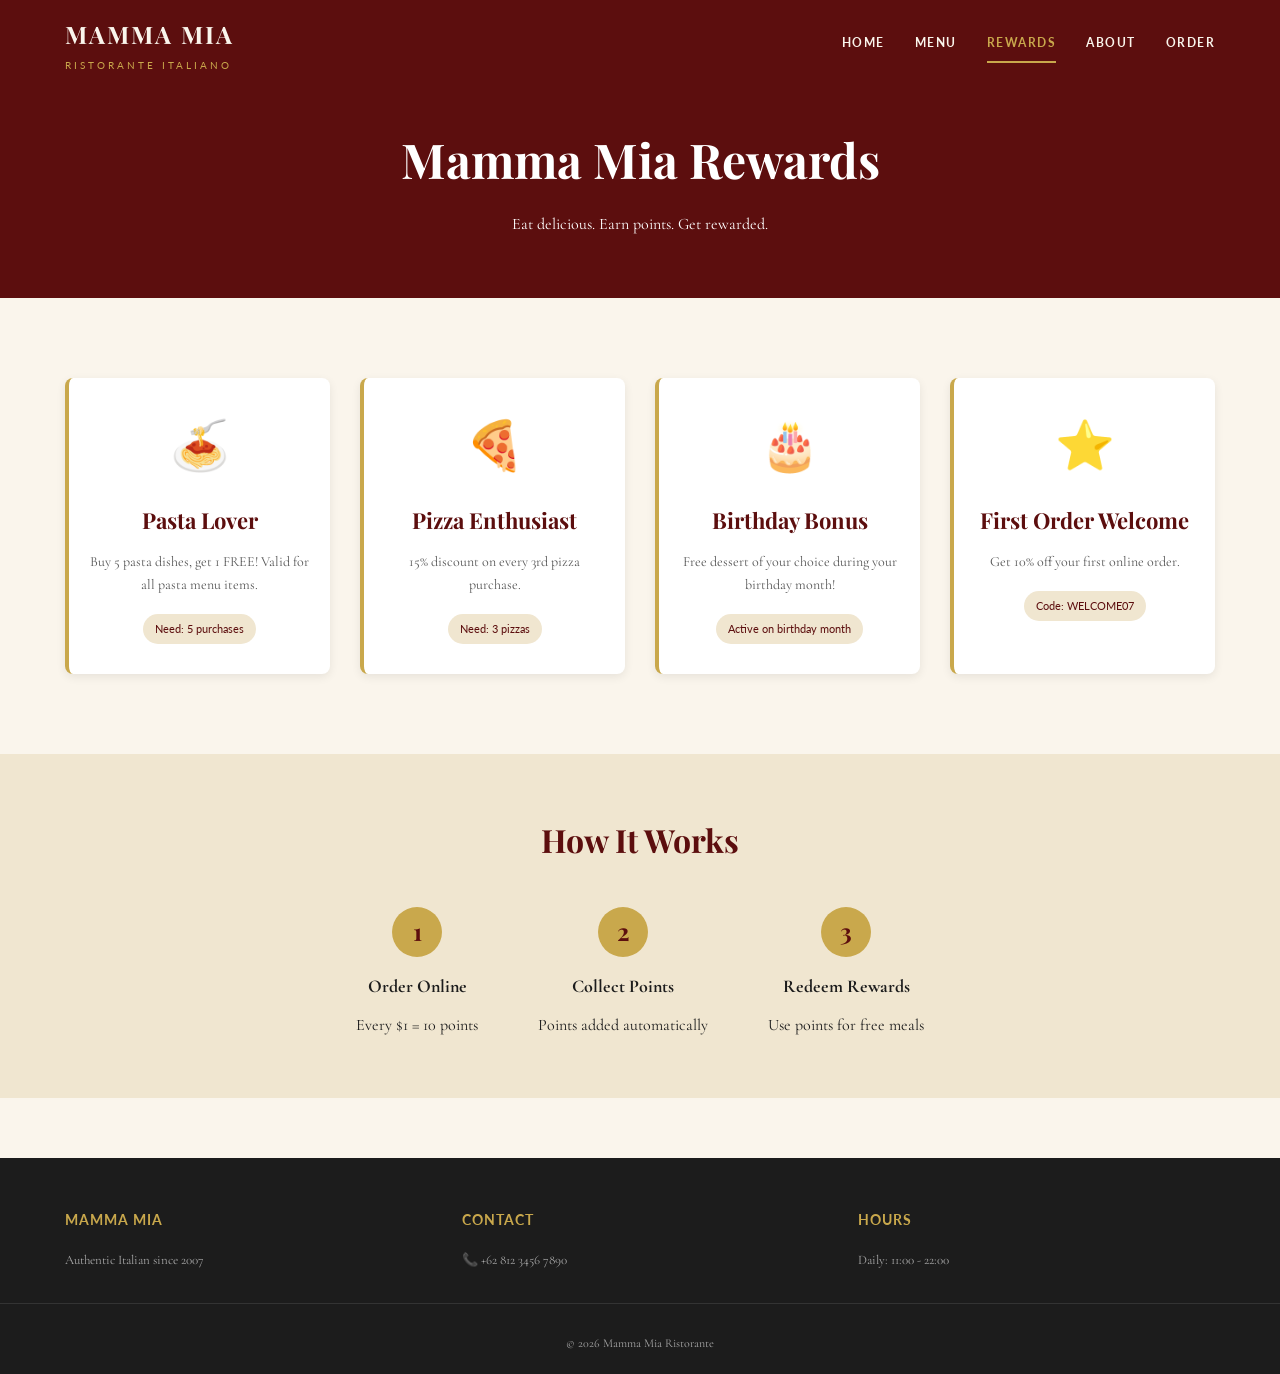
<file: rewards.html>
<!DOCTYPE html>
<html lang="en">
<head>
    <meta charset="UTF-8">
    <meta name="viewport" content="width=device-width, initial-scale=1.0">
    <title>Mamma Mia - Rewards</title>
    <link rel="stylesheet" href="style.css">
    <link href="https://fonts.googleapis.com/css2?family=Playfair+Display:wght@400;700;900&family=Cormorant+Garamond:wght@400;600&family=Lato:wght@300;400;700&display=swap" rel="stylesheet">
</head>
<body>

    <header>
        <div class="header-inner">
            <div class="logo">
                <h1>MAMMA MIA</h1>
                <p>RISTORANTE ITALIANO</p>
            </div>
            <div class="hamburger" id="hamburgerBtn">
                <span></span>
                <span></span>
                <span></span>
            </div>
            <nav class="nav-menu" id="navMenu">
                <a href="index.html">HOME</a>
                <a href="menu.html">MENU</a>
                <a href="rewards.html" class="active">REWARDS</a>
                <a href="about.html">ABOUT</a>
                <a href="order.html">ORDER</a>
            </nav>
        </div>
    </header>

    <main>
        <section class="page-header rewards-header">
            <div class="container">
                <h1>Mamma Mia Rewards</h1>
                <p>Eat delicious. Earn points. Get rewarded.</p>
            </div>
        </section>

        <section class="section">
            <div class="container">
                <div class="rewards-grid">
                    <div class="reward-card">
                        <div class="reward-icon">🍝</div>
                        <h3>Pasta Lover</h3>
                        <p>Buy 5 pasta dishes, get 1 FREE! Valid for all pasta menu items.</p>
                        <span class="reward-tag">Need: 5 purchases</span>
                    </div>
                    <div class="reward-card">
                        <div class="reward-icon">🍕</div>
                        <h3>Pizza Enthusiast</h3>
                        <p>15% discount on every 3rd pizza purchase.</p>
                        <span class="reward-tag">Need: 3 pizzas</span>
                    </div>
                    <div class="reward-card">
                        <div class="reward-icon">🎂</div>
                        <h3>Birthday Bonus</h3>
                        <p>Free dessert of your choice during your birthday month!</p>
                        <span class="reward-tag">Active on birthday month</span>
                    </div>
                    <div class="reward-card">
                        <div class="reward-icon">⭐</div>
                        <h3>First Order Welcome</h3>
                        <p>Get 10% off your first online order.</p>
                        <span class="reward-tag">Code: WELCOME07</span>
                    </div>
                </div>
            </div>
        </section>

        <section class="how-it-works">
            <div class="container">
                <h3>How It Works</h3>
                <div class="steps">
                    <div class="step">
                        <div class="step-num">1</div>
                        <h4>Order Online</h4>
                        <p>Every $1 = 10 points</p>
                    </div>
                    <div class="step">
                        <div class="step-num">2</div>
                        <h4>Collect Points</h4>
                        <p>Points added automatically</p>
                    </div>
                    <div class="step">
                        <div class="step-num">3</div>
                        <h4>Redeem Rewards</h4>
                        <p>Use points for free meals</p>
                    </div>
                </div>
            </div>
        </section>
    </main>

    <footer>
        <div class="footer-inner">
            <div class="footer-col">
                <h4>MAMMA MIA</h4>
                <p>Authentic Italian since 2007</p>
            </div>
            <div class="footer-col">
                <h4>CONTACT</h4>
                <p>📞 +62 812 3456 7890</p>
            </div>
            <div class="footer-col">
                <h4>HOURS</h4>
                <p>Daily: 11:00 - 22:00</p>
            </div>
        </div>
        <div class="footer-bottom">
            <p>© 2026 Mamma Mia Ristorante</p>
        </div>
    </footer>

    <script src="script.js"></script>
</body>
</html>
</file>
<file: style.css>
* {
    margin: 0;
    padding: 0;
    box-sizing: border-box;
}

body {
    font-family: 'Cormorant Garamond', 'Georgia', serif;
    background: #faf5ec;
    color: #1c1c1c;
    line-height: 1.65;
}

header {
    position: fixed;
    top: 0;
    width: 100%;
    background: #5c0e0e;
    z-index: 1000;
    padding: 15px 0;
    transition: all 0.3s;
}

.header-inner {
    max-width: 1200px;
    margin: 0 auto;
    padding: 0 25px;
    display: flex;
    justify-content: space-between;
    align-items: center;
}

.logo h1 {
    font-family: 'Playfair Display', serif;
    color: #faf5ec;
    font-size: 24px;
    letter-spacing: 2px;
}

.logo p {
    font-family: 'Lato', sans-serif;
    color: #c9a84c;
    font-size: 10px;
    letter-spacing: 3px;
    margin-top: 2px;
}

.nav-menu {
    display: flex;
    gap: 30px;
}

.nav-menu a {
    font-family: 'Lato', sans-serif;
    color: #faf5ec;
    text-decoration: none;
    font-size: 12px;
    font-weight: 700;
    text-transform: uppercase;
    letter-spacing: 1.5px;
    padding: 8px 0;
    transition: 0.2s;
}

.nav-menu a:hover, .nav-menu a.active {
    color: #c9a84c;
    border-bottom: 2px solid #c9a84c;
}

.hamburger {
    display: none;
    flex-direction: column;
    gap: 5px;
    cursor: pointer;
}

.hamburger span {
    width: 28px;
    height: 2px;
    background: white;
    transition: 0.3s;
}

.hero {
    position: relative;
    height: 85vh;
    min-height: 550px;
    margin-top: 70px;
    display: flex;
    align-items: center;
}

.hero-bg {
    position: absolute;
    inset: 0;
    background-image: url('https://thumbs.dreamstime.com/b/mix-pasta-close-up-54758573.jpg');
    background-size: cover;
    background-position: center;
}

.hero-bg::before {
    content: '';
    position: absolute;
    inset: 0;
    background: rgba(28, 12, 12, 0.65);
}

.hero-content {
    position: relative;
    z-index: 2;
    max-width: 1200px;
    margin: 0 auto;
    padding: 0 25px;
    color: white;
}

.hero-label {
    font-family: 'Lato', sans-serif;
    font-size: 12px;
    letter-spacing: 4px;
    color: #c9a84c;
}

.hero-content h1 {
    font-family: 'Playfair Display', serif;
    font-size: 52px;
    margin: 15px 0;
    line-height: 1.2;
}

.gold {
    color: #c9a84c;
}

.hero-content p {
    font-size: 18px;
    margin-bottom: 30px;
}

.container {
    max-width: 1200px;
    margin: 0 auto;
    padding: 0 25px;
}

.section {
    padding: 80px 0;
}

.section-header {
    text-align: center;
    margin-bottom: 50px;
}

.badge {
    font-family: 'Lato', sans-serif;
    font-size: 11px;
    letter-spacing: 3px;
    color: #c9a84c;
    text-transform: uppercase;
}

.section-header h2 {
    font-family: 'Playfair Display', serif;
    font-size: 36px;
    color: #5c0e0e;
    margin: 8px 0 12px;
}

.line {
    width: 60px;
    height: 2px;
    background: #c9a84c;
    margin: 0 auto;
}

.popular-grid {
    display: flex;
    gap: 30px;
    justify-content: center;
    flex-wrap: wrap;
}

.card {
    background: white;
    width: 300px;
    border-radius: 8px;
    overflow: hidden;
    box-shadow: 0 5px 20px rgba(0,0,0,0.08);
    transition: 0.3s;
}

.card:hover {
    transform: translateY(-8px);
    box-shadow: 0 12px 30px rgba(0,0,0,0.15);
}

.card img {
    width: 100%;
    height: 200px;
    object-fit: cover;
}

.card-body {
    padding: 20px;
}

.card-body h3 {
    font-family: 'Playfair Display', serif;
    font-size: 18px;
    color: #5c0e0e;
}

.card-body p {
    font-size: 14px;
    color: #666;
    margin: 8px 0 10px;
}

.price {
    font-family: 'Playfair Display', serif;
    font-size: 18px;
    font-weight: bold;
    color: #8b1a1a;
}

.story-short {
    background: #f0e6d0;
    padding: 70px 0;
}

.story-wrap {
    display: flex;
    gap: 50px;
    align-items: center;
    flex-wrap: wrap;
}

.story-text {
    flex: 1;
}

.story-text h2 {
    font-family: 'Playfair Display', serif;
    font-size: 30px;
    color: #5c0e0e;
    margin: 10px 0 20px;
}

.story-text p {
    font-size: 16px;
    color: #444;
    line-height: 1.8;
    margin-bottom: 20px;
}

.btn-link {
    color: #8b1a1a;
    font-weight: bold;
    text-decoration: none;
    font-family: 'Lato', sans-serif;
    font-size: 13px;
    letter-spacing: 1px;
}

.story-img {
    flex: 1;
}

.story-img img {
    width: 100%;
    border-radius: 8px;
}

.cta-banner {
    background: #5c0e0e;
    padding: 60px 0;
    text-align: center;
    color: white;
}

.cta-banner h2 {
    font-family: 'Playfair Display', serif;
    font-size: 32px;
    margin-bottom: 15px;
}

.cta-banner p {
    margin-bottom: 25px;
    font-size: 16px;
}

.btn-outline-light {
    background: transparent;
    border: 2px solid white;
    color: white;
}

.btn-outline-light:hover {
    background: white;
    color: #5c0e0e;
}

.btn {
    display: inline-block;
    padding: 12px 28px;
    text-decoration: none;
    font-family: 'Lato', sans-serif;
    font-weight: 700;
    font-size: 12px;
    letter-spacing: 1.5px;
    text-transform: uppercase;
    border-radius: 4px;
    transition: 0.3s;
}

.btn-red {
    background: #8b1a1a;
    color: white;
    border: none;
    cursor: pointer;
}

.btn-red:hover {
    background: #c9a84c;
    color: #1c1c1c;
}

.page-header {
    background: #5c0e0e;
    padding: 120px 0 60px;
    text-align: center;
    color: white;
}

.page-header h1 {
    font-family: 'Playfair Display', serif;
    font-size: 48px;
    margin-bottom: 12px;
}

.menu-section {
    padding: 60px 0;
}

.cat-title {
    font-family: 'Playfair Display', serif;
    font-size: 28px;
    color: #5c0e0e;
    margin-bottom: 30px;
    border-left: 4px solid #c9a84c;
    padding-left: 18px;
}

.menu-grid {
    display: grid;
    grid-template-columns: repeat(auto-fill, minmax(280px, 1fr));
    gap: 30px;
    margin-bottom: 50px;
}

.menu-card {
    background: white;
    border-radius: 8px;
    overflow: hidden;
    box-shadow: 0 3px 12px rgba(0,0,0,0.1);
    transition: 0.3s;
}

.menu-card:hover {
    transform: translateY(-5px);
    box-shadow: 0 8px 25px rgba(0,0,0,0.15);
}

.menu-card img {
    width: 100%;
    height: 180px;
    object-fit: cover;
}

.menu-card-body {
    padding: 18px;
}

.menu-card-body h4 {
    font-family: 'Playfair Display', serif;
    font-size: 18px;
    color: #5c0e0e;
}

.menu-card-body .desc {
    font-size: 13px;
    color: #777;
    margin: 8px 0;
}

.menu-card-body .price {
    font-size: 20px;
    margin: 10px 0;
}

.btn-order {
    background: #8b1a1a;
    color: white;
    border: none;
    padding: 8px 16px;
    font-family: 'Lato', sans-serif;
    font-size: 11px;
    font-weight: bold;
    border-radius: 4px;
    cursor: pointer;
    width: 100%;
    transition: 0.3s;
}

.btn-order:hover {
    background: #c9a84c;
    color: #1c1c1c;
}

.order-redirect {
    text-align: center;
    padding: 30px;
    background: #f0e6d0;
    border-radius: 8px;
    margin-top: 20px;
}

.order-redirect a {
    color: #8b1a1a;
    font-weight: bold;
}

.rewards-grid {
    display: grid;
    grid-template-columns: repeat(auto-fill, minmax(260px, 1fr));
    gap: 30px;
}

.reward-card {
    background: white;
    padding: 30px 20px;
    border-radius: 8px;
    text-align: center;
    border-left: 4px solid #c9a84c;
    box-shadow: 0 3px 10px rgba(0,0,0,0.08);
    transition: 0.3s;
}

.reward-card:hover {
    transform: translateY(-5px);
}

.reward-icon {
    font-size: 48px;
    margin-bottom: 15px;
}

.reward-card h3 {
    font-family: 'Playfair Display', serif;
    font-size: 22px;
    color: #5c0e0e;
    margin-bottom: 12px;
}

.reward-card p {
    font-size: 14px;
    color: #555;
    margin-bottom: 18px;
}

.reward-tag {
    display: inline-block;
    background: #f0e6d0;
    padding: 6px 12px;
    font-size: 11px;
    font-family: 'Lato', sans-serif;
    color: #5c0e0e;
    border-radius: 20px;
}

.how-it-works {
    background: #f0e6d0;
    padding: 60px 0;
    text-align: center;
}

.how-it-works h3 {
    font-family: 'Playfair Display', serif;
    font-size: 32px;
    color: #5c0e0e;
    margin-bottom: 40px;
}

.steps {
    display: flex;
    justify-content: center;
    gap: 60px;
    flex-wrap: wrap;
}

.step {
    text-align: center;
    max-width: 200px;
}

.step-num {
    width: 50px;
    height: 50px;
    background: #c9a84c;
    color: #5c0e0e;
    font-family: 'Playfair Display', serif;
    font-size: 24px;
    font-weight: bold;
    border-radius: 50%;
    display: flex;
    align-items: center;
    justify-content: center;
    margin: 0 auto 15px;
}

.step h4 {
    font-size: 18px;
    margin-bottom: 10px;
}

.about-origin {
    display: flex;
    gap: 50px;
    align-items: center;
    margin-bottom: 60px;
    flex-wrap: wrap;
}

.origin-text {
    flex: 1;
}

.origin-text h2 {
    font-family: 'Playfair Display', serif;
    font-size: 28px;
    color: #5c0e0e;
    margin-bottom: 20px;
}

.origin-text p {
    margin-bottom: 18px;
    line-height: 1.8;
}

.origin-img {
    flex: 1;
}

.origin-img img {
    width: 100%;
    border-radius: 8px;
}

.philosophy-box {
    background: #f0e6d0;
    padding: 50px;
    border-radius: 8px;
    text-align: center;
    margin: 40px 0;
}

.philosophy-box h2 {
    font-family: 'Playfair Display', serif;
    font-size: 28px;
    color: #5c0e0e;
    margin-bottom: 20px;
}

.quote {
    font-size: 22px;
    font-style: italic;
    font-family: 'Playfair Display', serif;
    color: #8b1a1a;
    margin-bottom: 15px;
}

.founders-section h2 {
    font-family: 'Playfair Display', serif;
    font-size: 28px;
    color: #5c0e0e;
    margin-bottom: 30px;
    text-align: center;
}

.founders-grid {
    display: flex;
    gap: 40px;
    justify-content: center;
    flex-wrap: wrap;
}

.founder-card {
    background: white;
    padding: 25px;
    border-radius: 8px;
    text-align: center;
    width: 260px;
}

.founder-card img {
    width: 150px;
    height: 150px;
    border-radius: 50%;
    object-fit: cover;
    margin-bottom: 15px;
}

.founder-card h3 {
    font-family: 'Playfair Display', serif;
    font-size: 20px;
    color: #5c0e0e;
}

.founder-card .role {
    font-size: 12px;
    color: #c9a84c;
    font-weight: bold;
    margin: 5px 0 10px;
}

.order-wrapper {
    display: flex;
    gap: 50px;
    flex-wrap: wrap;
}

.order-form {
    flex: 2;
    background: white;
    padding: 35px;
    border-radius: 12px;
}

.form-group {
    margin-bottom: 25px;
}

.form-group label {
    display: block;
    font-weight: bold;
    margin-bottom: 8px;
    font-family: 'Lato', sans-serif;
    font-size: 13px;
    color: #333;
}

.required {
    color: #c0392b;
}

.form-control {
    width: 100%;
    padding: 12px 15px;
    border: 1px solid #ddd;
    border-radius: 6px;
    font-family: 'Cormorant Garamond', serif;
    font-size: 15px;
}

.radio-group, .checkbox-group {
    display: flex;
    gap: 20px;
    flex-wrap: wrap;
}

.radio-label, .checkbox-label {
    display: flex;
    align-items: center;
    gap: 8px;
    cursor: pointer;
    font-weight: normal;
}

.error {
    color: #c0392b;
    font-size: 12px;
    margin-top: 5px;
    display: none;
}

.btn-submit {
    width: 100%;
    margin-top: 10px;
}

.order-sidebar {
    flex: 1;
}

.sidebar-card {
    background: white;
    border-radius: 12px;
    overflow: hidden;
    box-shadow: 0 3px 10px rgba(0,0,0,0.1);
}

.sidebar-card img {
    width: 100%;
    height: 180px;
    object-fit: cover;
}

.sidebar-body {
    padding: 25px;
}

.sidebar-body h4 {
    font-family: 'Playfair Display', serif;
    font-size: 20px;
    color: #5c0e0e;
    margin-bottom: 15px;
}

.sidebar-body p {
    margin-bottom: 10px;
    font-size: 14px;
}

footer {
    background: #1c1c1c;
    color: #aaa;
    padding: 50px 0 20px;
    margin-top: 60px;
}

.footer-inner {
    max-width: 1200px;
    margin: 0 auto;
    padding: 0 25px;
    display: grid;
    grid-template-columns: repeat(auto-fit, minmax(200px, 1fr));
    gap: 40px;
}

.footer-col h4 {
    color: #c9a84c;
    font-family: 'Lato', sans-serif;
    font-size: 14px;
    letter-spacing: 1px;
    margin-bottom: 18px;
}

.footer-col p {
    font-size: 13px;
    line-height: 1.8;
}

.footer-bottom {
    text-align: center;
    padding-top: 30px;
    margin-top: 30px;
    border-top: 1px solid #333;
    font-size: 12px;
}

@media (max-width: 768px) {
    .hamburger {
        display: flex;
    }
    
    .nav-menu {
        display: none;
        position: absolute;
        top: 70px;
        left: 0;
        width: 100%;
        background: #5c0e0e;
        flex-direction: column;
        padding: 20px;
        gap: 15px;
    }
    
    .nav-menu.show {
        display: flex;
    }
    
    .hero-content h1 {
        font-size: 36px;
    }
    
    .section-header h2 {
        font-size: 28px;
    }
    
    .popular-grid {
        flex-direction: column;
        align-items: center;
    }
    
    .story-wrap {
        flex-direction: column;
    }
    
    .steps {
        flex-direction: column;
        align-items: center;
    }
    
    .order-wrapper {
        flex-direction: column;
    }
    
    .radio-group, .checkbox-group {
        flex-direction: column;
        gap: 10px;
    }
}
</file>
